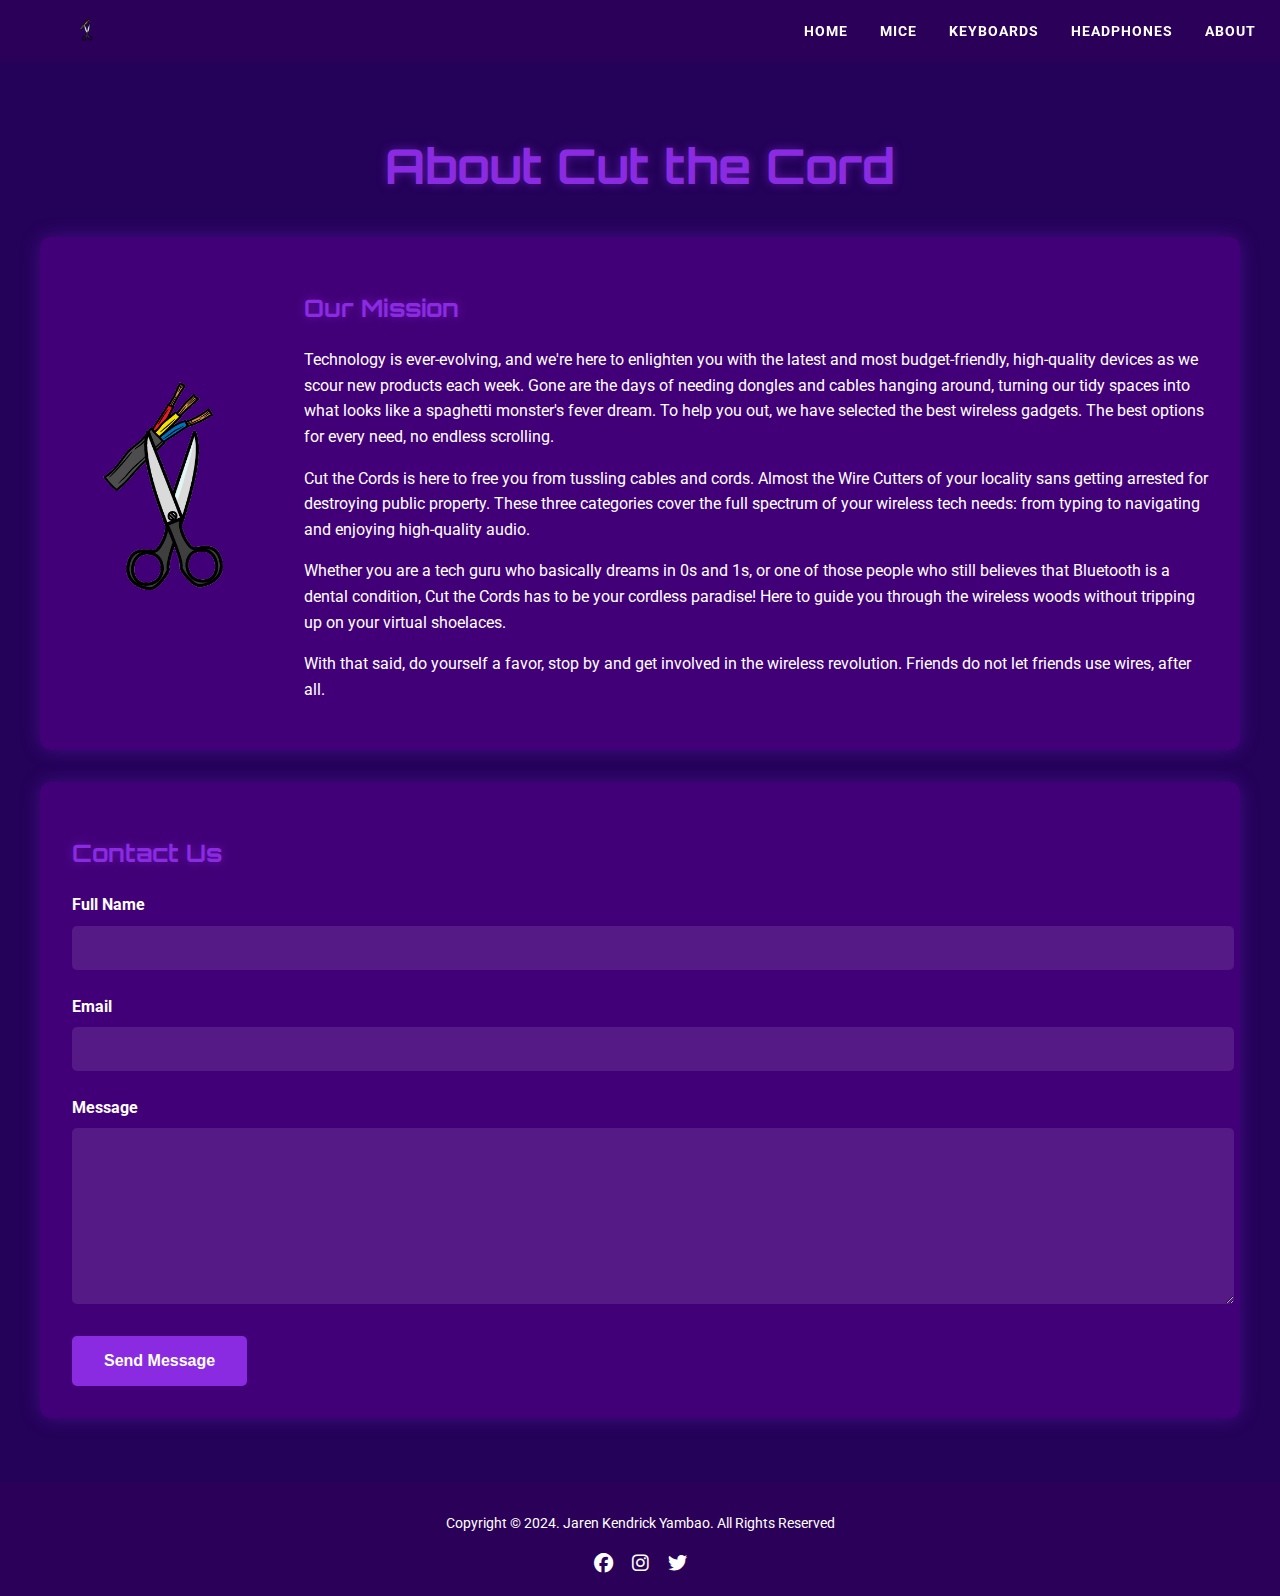
<file: about.html>
<!DOCTYPE html>
<html lang="en">
<head>
    <meta charset="UTF-8">
    <link rel="stylesheet" href="https://cdnjs.cloudflare.com/ajax/libs/font-awesome/6.4.0/css/all.min.css">
    <link rel="stylesheet" href="css/aboutstyles.css">
    <meta name="viewport" content="width=device-width, initial-scale=1.0">
    <title>Cut the Cord - About Us</title>
</head>
<body>
    <nav>
        <div class="nav-content">
            <div class="menu-toggle">
                <i class="fas fa-bars"></i>
            </div>
            <img src="images/logo.png" alt="Cut the Cord Logo" class="logo">
            <ul>
                <li><a href="index.html">Home</a></li>
                <li><a href="mice.html">Mice</a></li>
                <li><a href="keyboards.html">Keyboards</a></li>
                <li><a href="headphones.html">Headphones</a></li>
                <li><a href="about.html">About</a></li>
            </ul>
        </div>
    </nav>
    <main>
        <h1>About Cut the Cord</h1>
        <div class="about-content">
            <div class="about-logo">
                <img src="images/logo-colossal.png" alt="Cut the Cord Logo">
            </div>
            <div class="about-text">
                <h2>Our Mission</h2>
                <p>Technology is ever-evolving, and we're here to enlighten you with the latest and most budget-friendly, high-quality devices as we scour new products each week. Gone are the days of needing dongles and cables hanging around, turning our tidy spaces into what looks like a spaghetti monster's fever dream. To help you out, we have selected the best wireless gadgets. The best options for every need, no endless scrolling.</p>
                <p>Cut the Cords is here to free you from tussling cables and cords. Almost the Wire Cutters of your locality sans getting arrested for destroying public property. These three categories cover the full spectrum of your wireless tech needs: from typing to navigating and enjoying high-quality audio.</p>
                <p>Whether you are a tech guru who basically dreams in 0s and 1s, or one of those people who still believes that Bluetooth is a dental condition, Cut the Cords has to be your cordless paradise! Here to guide you through the wireless woods without tripping up on your virtual shoelaces.</p>
                <p>With that said, do yourself a favor, stop by and get involved in the wireless revolution. Friends do not let friends use wires, after all.</p>
            </div>
        </div>
        <div class="contact-form">
            <h2>Contact Us</h2>
            <form>
                <div class="form-group">
                    <label for="name">Full Name</label>
                    <input type="text" id="name" name="name" required>
                </div>
                <div class="form-group">
                    <label for="email">Email</label>
                    <input type="email" id="email" name="email" required>
                </div>
                <div class="form-group">
                    <label for="message">Message</label>
                    <textarea id="message" name="message" required></textarea>
                </div>
                <button type="submit" class="submit-btn">Send Message</button>
            </form>
        </div>
    </main>
    <footer>
        <p>Copyright © 2024. Jaren Kendrick Yambao. All Rights Reserved</p>
        <div class="social-icons">
            <a href="#" aria-label="Facebook"><i class="fab fa-facebook"></i></a>
            <a href="#" aria-label="Instagram"><i class="fab fa-instagram"></i></a>
            <a href="#" aria-label="Twitter"><i class="fab fa-twitter"></i></a>
        </div>
    </footer>
    <script>
        document.querySelector('.menu-toggle').addEventListener('click', function() {
            document.querySelector('nav ul').classList.toggle('show');
        });
    
        
        document.addEventListener('click', function(event) {
            const navContent = document.querySelector('.nav-content');
            const menuToggle = document.querySelector('.menu-toggle');
            if (!navContent.contains(event.target) || event.target === menuToggle) {
                document.querySelector('nav ul').classList.remove('show');
            }
        });
    </script>
</body>
</html>
</file>
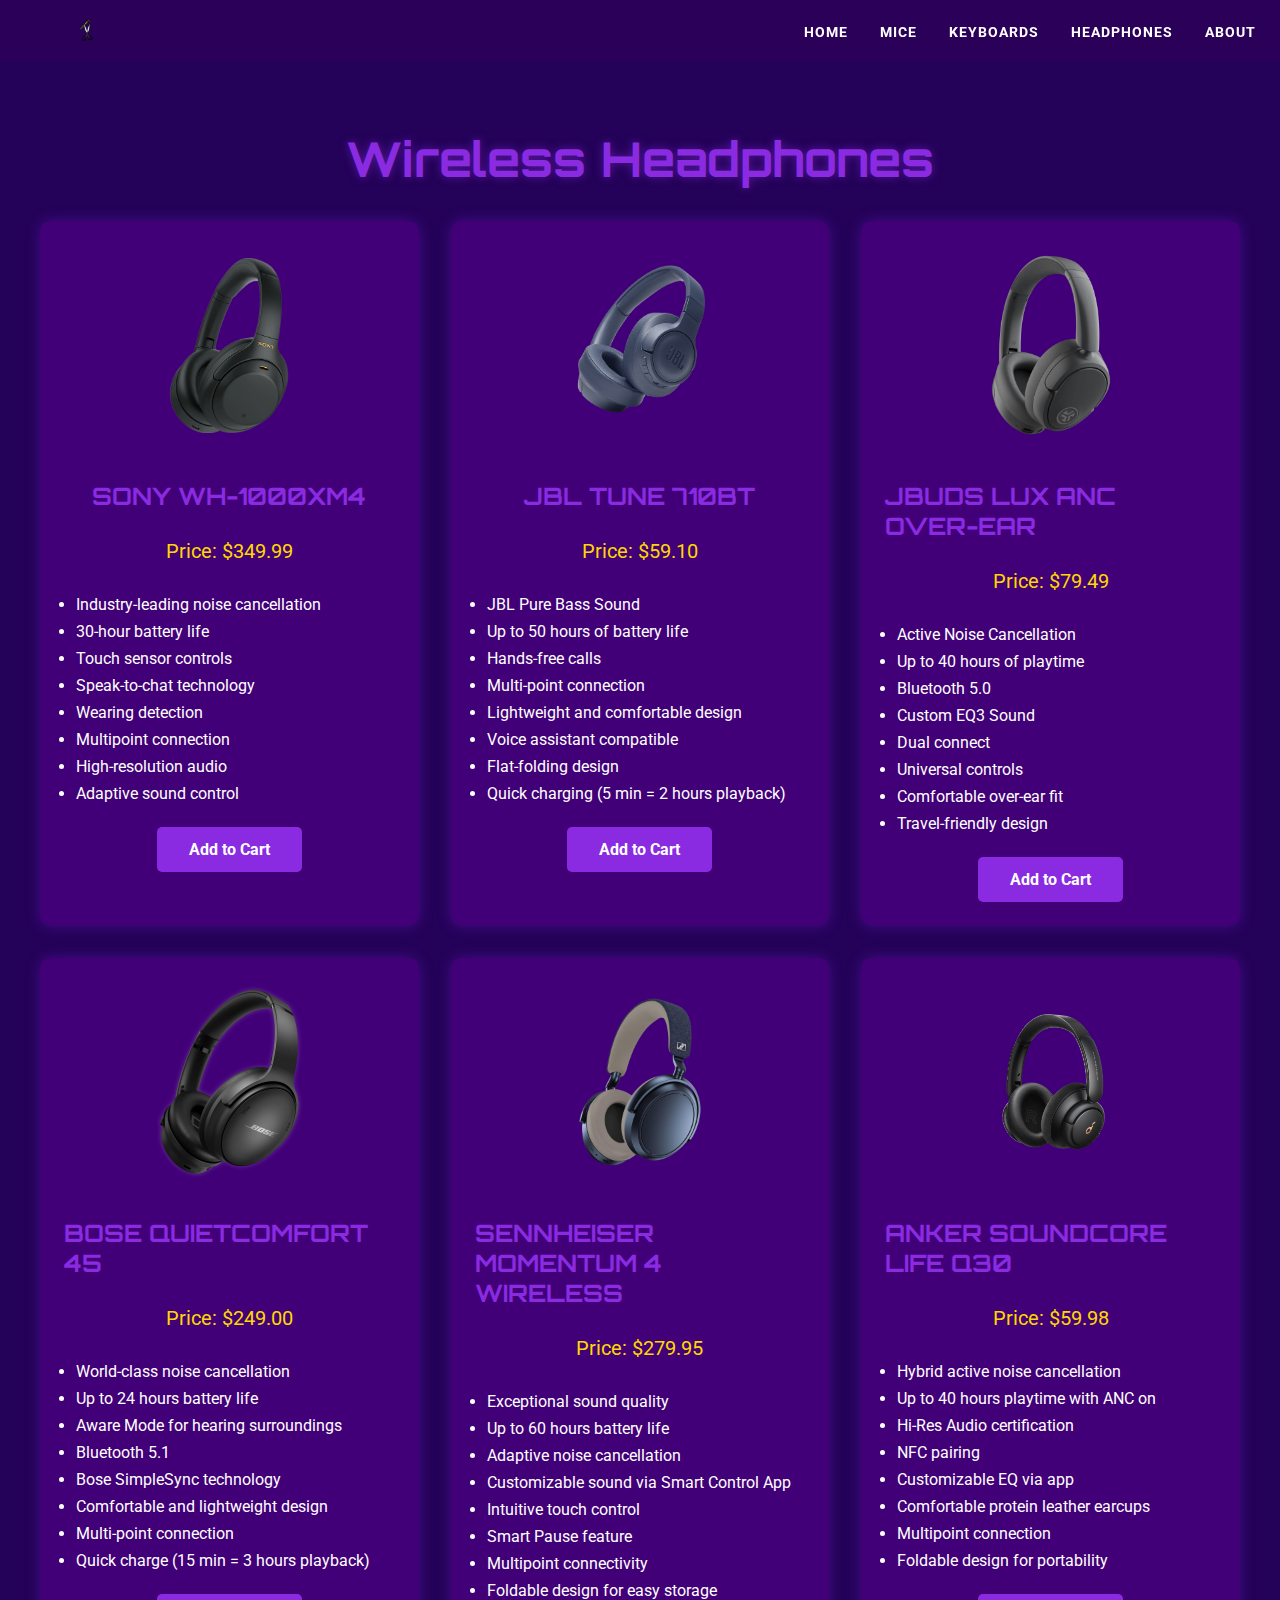
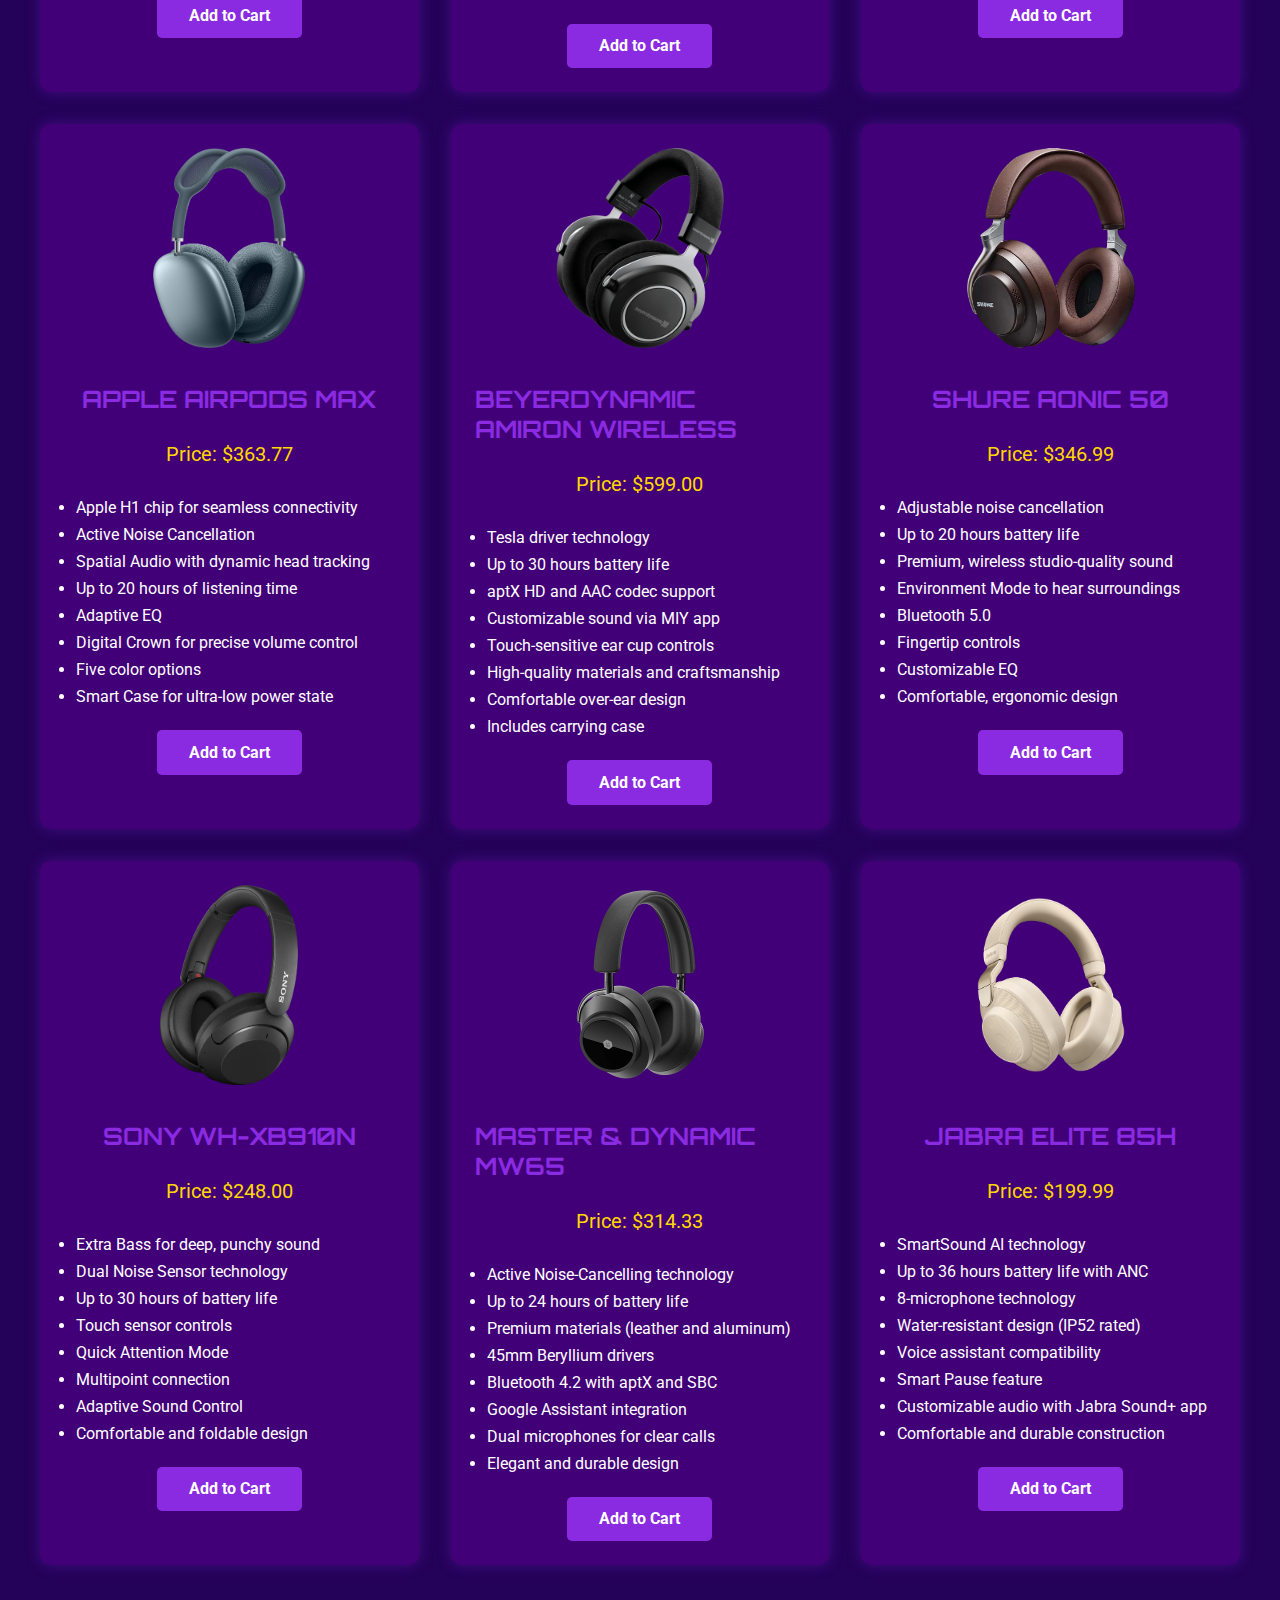
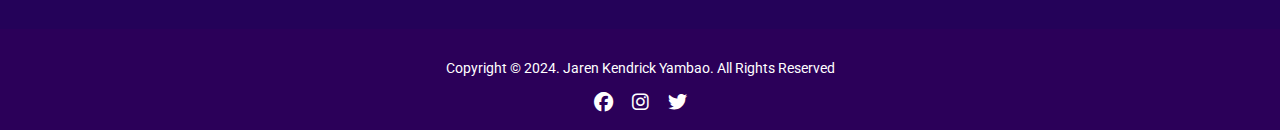
<file: headphones.html>
<!DOCTYPE html>
<html lang="en">
<head>
    <meta charset="UTF-8">
    <link rel="stylesheet" href="https://cdnjs.cloudflare.com/ajax/libs/font-awesome/6.4.0/css/all.min.css">
    <link rel="stylesheet" href="css/headphonesstyles.css">
    <meta name="viewport" content="width=device-width, initial-scale=1.0">
    <title>Cut the Cord - Wireless Headphones</title>
</head>
<body>
    <nav>
        <div class="nav-content">
            <div class="menu-toggle">
                <i class="fas fa-bars"></i>
            </div>
            <img src="images/logo.png" alt="Cut the Cord Logo" class="logo">
            <ul>
                <li><a href="index.html">Home</a></li>
                <li><a href="mice.html">Mice</a></li>
                <li><a href="keyboards.html">Keyboards</a></li>
                <li><a href="headphones.html">Headphones</a></li>
                <li><a href="about.html">About</a></li>
            </ul>
        </div>
    </nav>
    <main>
        <h1>Wireless Headphones</h1>
        <div class="product-grid">
            <div id="sony-wh-1000xm4" class="product-card">
                <img src="images/sony-wh-1000xm4.png" alt="Sony WH-1000xM4" class="product-image">
                <h2 class="product-title">SONY WH-1000XM4</h2>
                <p class="product-price">Price: $349.99</p>
                <ul class="product-specs">
                    <li>Industry-leading noise cancellation</li>
                    <li>30-hour battery life</li>
                    <li>Touch sensor controls</li>
                    <li>Speak-to-chat technology</li>
                    <li>Wearing detection</li>
                    <li>Multipoint connection</li>
                    <li>High-resolution audio</li>
                    <li>Adaptive sound control</li>
                </ul>
                <a href="https://www.amazon.com/dp/B0CFT4N7T9" target="_blank" class="add-to-cart">Add to Cart</a>
            </div>
            
            <div class="product-card">
                <img src="images/jbl-tune-710bt.png" alt="JBL TUNE 710BT" class="product-image">
                <h2 class="product-title">JBL TUNE 710BT</h2>
                <p class="product-price">Price: $59.10</p>
                <ul class="product-specs">
                    <li>JBL Pure Bass Sound</li>
                    <li>Up to 50 hours of battery life</li>
                    <li>Hands-free calls</li>
                    <li>Multi-point connection</li>
                    <li>Lightweight and comfortable design</li>
                    <li>Voice assistant compatible</li>
                    <li>Flat-folding design</li>
                    <li>Quick charging (5 min = 2 hours playback)</li>
                </ul>
                <a href="https://www.amazon.com/dp/B095QN9WHH" target="_blank" class="add-to-cart">Add to Cart</a>
            </div>
            
            <div id="jbuds-lux-anc" class="product-card">
                <img src="images/jbuds-lux-anc.png" alt="JBuds Lux ANC Over-Ear Headphones" class="product-image">
                <h2 class="product-title">JBUDS LUX ANC OVER-EAR</h2>
                <p class="product-price">Price: $79.49</p>
                <ul class="product-specs">
                    <li>Active Noise Cancellation</li>
                    <li>Up to 40 hours of playtime</li>
                    <li>Bluetooth 5.0</li>
                    <li>Custom EQ3 Sound</li>
                    <li>Dual connect</li>
                    <li>Universal controls</li>
                    <li>Comfortable over-ear fit</li>
                    <li>Travel-friendly design</li>
                </ul>
                <a href="https://www.amazon.com/dp/B0CRM4Q1W1" target="_blank" class="add-to-cart">Add to Cart</a>
            </div>
            
            <div class="product-card">
                <img src="images/bose-qc45.png" alt="Bose QuietComfort 45" class="product-image">
                <h2 class="product-title">BOSE QUIETCOMFORT 45</h2>
                <p class="product-price">Price: $249.00</p>
                <ul class="product-specs">
                    <li>World-class noise cancellation</li>
                    <li>Up to 24 hours battery life</li>
                    <li>Aware Mode for hearing surroundings</li>
                    <li>Bluetooth 5.1</li>
                    <li>Bose SimpleSync technology</li>
                    <li>Comfortable and lightweight design</li>
                    <li>Multi-point connection</li>
                    <li>Quick charge (15 min = 3 hours playback)</li>
                </ul>
                <a href="https://www.amazon.com/dp/B0CCZ26B5V" target="_blank" class="add-to-cart">Add to Cart</a>
            </div>
            
            <div class="product-card">
                <img src="images/sennheiser-momentum-4.png" alt="Sennheiser Momentum 4 Wireless" class="product-image">
                <h2 class="product-title">SENNHEISER MOMENTUM 4 WIRELESS</h2>
                <p class="product-price">Price: $279.95</p>
                <ul class="product-specs">
                    <li>Exceptional sound quality</li>
                    <li>Up to 60 hours battery life</li>
                    <li>Adaptive noise cancellation</li>
                    <li>Customizable sound via Smart Control App</li>
                    <li>Intuitive touch control</li>
                    <li>Smart Pause feature</li>
                    <li>Multipoint connectivity</li>
                    <li>Foldable design for easy storage</li>
                </ul>
                <a href="https://www.amazon.com/dp/B0CQ2TBSPV" target="_blank" class="add-to-cart">Add to Cart</a>
            </div>
            
            <div class="product-card">
                <img src="images/anker-q30.png" alt="Anker Soundcore Life Q30" class="product-image">
                <h2 class="product-title">ANKER SOUNDCORE LIFE Q30</h2>
                <p class="product-price">Price: $59.98</p>
                <ul class="product-specs">
                    <li>Hybrid active noise cancellation</li>
                    <li>Up to 40 hours playtime with ANC on</li>
                    <li>Hi-Res Audio certification</li>
                    <li>NFC pairing</li>
                    <li>Customizable EQ via app</li>
                    <li>Comfortable protein leather earcups</li>
                    <li>Multipoint connection</li>
                    <li>Foldable design for portability</li>
                </ul>
                <a href="https://www.amazon.com/dp/B08HMWZBXC" target="_blank" class="add-to-cart">Add to Cart</a>
            </div>
        
            <div class="product-card">
                <img src="images/apple-airpods-max.png" alt="Apple AirPods Max" class="product-image">
                <h2 class="product-title">APPLE AIRPODS MAX</h2>
                <p class="product-price">Price: $363.77</p>
                <ul class="product-specs">
                    <li>Apple H1 chip for seamless connectivity</li>
                    <li>Active Noise Cancellation</li>
                    <li>Spatial Audio with dynamic head tracking</li>
                    <li>Up to 20 hours of listening time</li>
                    <li>Adaptive EQ</li>
                    <li>Digital Crown for precise volume control</li>
                    <li>Five color options</li>
                    <li>Smart Case for ultra-low power state</li>
                </ul>
                <a href="https://www.amazon.com/dp/B08PZD76NP" target="_blank" class="add-to-cart">Add to Cart</a>
            </div>
        
            <div class="product-card">
                <img src="images/beyerdynamic-amiron.png" alt="Beyerdynamic Amiron Wireless" class="product-image">
                <h2 class="product-title">BEYERDYNAMIC AMIRON WIRELESS</h2>
                <p class="product-price">Price: $599.00</p>
                <ul class="product-specs">
                    <li>Tesla driver technology</li>
                    <li>Up to 30 hours battery life</li>
                    <li>aptX HD and AAC codec support</li>
                    <li>Customizable sound via MIY app</li>
                    <li>Touch-sensitive ear cup controls</li>
                    <li>High-quality materials and craftsmanship</li>
                    <li>Comfortable over-ear design</li>
                    <li>Includes carrying case</li>
                </ul>
                <a href="https://www.amazon.com/dp/B079P4348N" target="_blank" class="add-to-cart">Add to Cart</a>
            </div>
        
            <div class="product-card">
                <img src="images/shure-aonic-50.png" alt="Shure AONIC 50" class="product-image">
                <h2 class="product-title">SHURE AONIC 50</h2>
                <p class="product-price">Price: $346.99</p>
                <ul class="product-specs">
                    <li>Adjustable noise cancellation</li>
                    <li>Up to 20 hours battery life</li>
                    <li>Premium, wireless studio-quality sound</li>
                    <li>Environment Mode to hear surroundings</li>
                    <li>Bluetooth 5.0</li>
                    <li>Fingertip controls</li>
                    <li>Customizable EQ</li>
                    <li>Comfortable, ergonomic design</li>
                </ul>
                <a href="https://www.amazon.com/dp/B0C8X2JF99" target="_blank" class="add-to-cart">Add to Cart</a>
            </div>
        
            <div class="product-card">
                <img src="images/sony-wh-xb910n.png" alt="Sony WH-XB910N" class="product-image">
                <h2 class="product-title">SONY WH-XB910N</h2>
                <p class="product-price">Price: $248.00</p>
                <ul class="product-specs">
                    <li>Extra Bass for deep, punchy sound</li>
                    <li>Dual Noise Sensor technology</li>
                    <li>Up to 30 hours of battery life</li>
                    <li>Touch sensor controls</li>
                    <li>Quick Attention Mode</li>
                    <li>Multipoint connection</li>
                    <li>Adaptive Sound Control</li>
                    <li>Comfortable and foldable design</li>
                </ul>
                <a href="https://www.amazon.com/dp/B09CGB6VRR" target="_blank" class="add-to-cart">Add to Cart</a>
            </div>
        
            <div class="product-card">
                <img src="images/master-dynamic-mw65.png" alt="Master & Dynamic MW65" class="product-image">
                <h2 class="product-title">MASTER & DYNAMIC MW65</h2>
                <p class="product-price">Price: $314.33</p>
                <ul class="product-specs">
                    <li>Active Noise-Cancelling technology</li>
                    <li>Up to 24 hours of battery life</li>
                    <li>Premium materials (leather and aluminum)</li>
                    <li>45mm Beryllium drivers</li>
                    <li>Bluetooth 4.2 with aptX and SBC</li>
                    <li>Google Assistant integration</li>
                    <li>Dual microphones for clear calls</li>
                    <li>Elegant and durable design</li>
                </ul>
                <a href="https://www.amazon.com/dp/B07RHWD633" target="_blank" class="add-to-cart">Add to Cart</a>
            </div>
        
            <div class="product-card">
                <img src="images/jabra-elite-85h.png" alt="Jabra Elite 85h" class="product-image">
                <h2 class="product-title">JABRA ELITE 85H</h2>
                <p class="product-price">Price: $199.99</p>
                <ul class="product-specs">
                    <li>SmartSound AI technology</li>
                    <li>Up to 36 hours battery life with ANC</li>
                    <li>8-microphone technology</li>
                    <li>Water-resistant design (IP52 rated)</li>
                    <li>Voice assistant compatibility</li>
                    <li>Smart Pause feature</li>
                    <li>Customizable audio with Jabra Sound+ app</li>
                    <li>Comfortable and durable construction</li>
                </ul>
                <a href="https://www.amazon.com/dp/B07RQ366VK" target="_blank" class="add-to-cart">Add to Cart</a>
            </div>
        </div>
    </main>
    <footer>
        <p>Copyright © 2024. Jaren Kendrick Yambao. All Rights Reserved</p>
        <div class="social-icons">
            <a href="#" aria-label="Facebook"><i class="fab fa-facebook"></i></a>
            <a href="#" aria-label="Instagram"><i class="fab fa-instagram"></i></a>
            <a href="#" aria-label="Twitter"><i class="fab fa-twitter"></i></a>
        </div>
    </footer>
    <script>
        document.querySelector('.menu-toggle').addEventListener('click', function() {
            document.querySelector('nav ul').classList.toggle('show');
        });
    

        document.addEventListener('click', function(event) {
            const navContent = document.querySelector('.nav-content');
            const menuToggle = document.querySelector('.menu-toggle');
            if (!navContent.contains(event.target) || event.target === menuToggle) {
                document.querySelector('nav ul').classList.remove('show');
            }
        });
    </script>
</body>
</html>
</file>
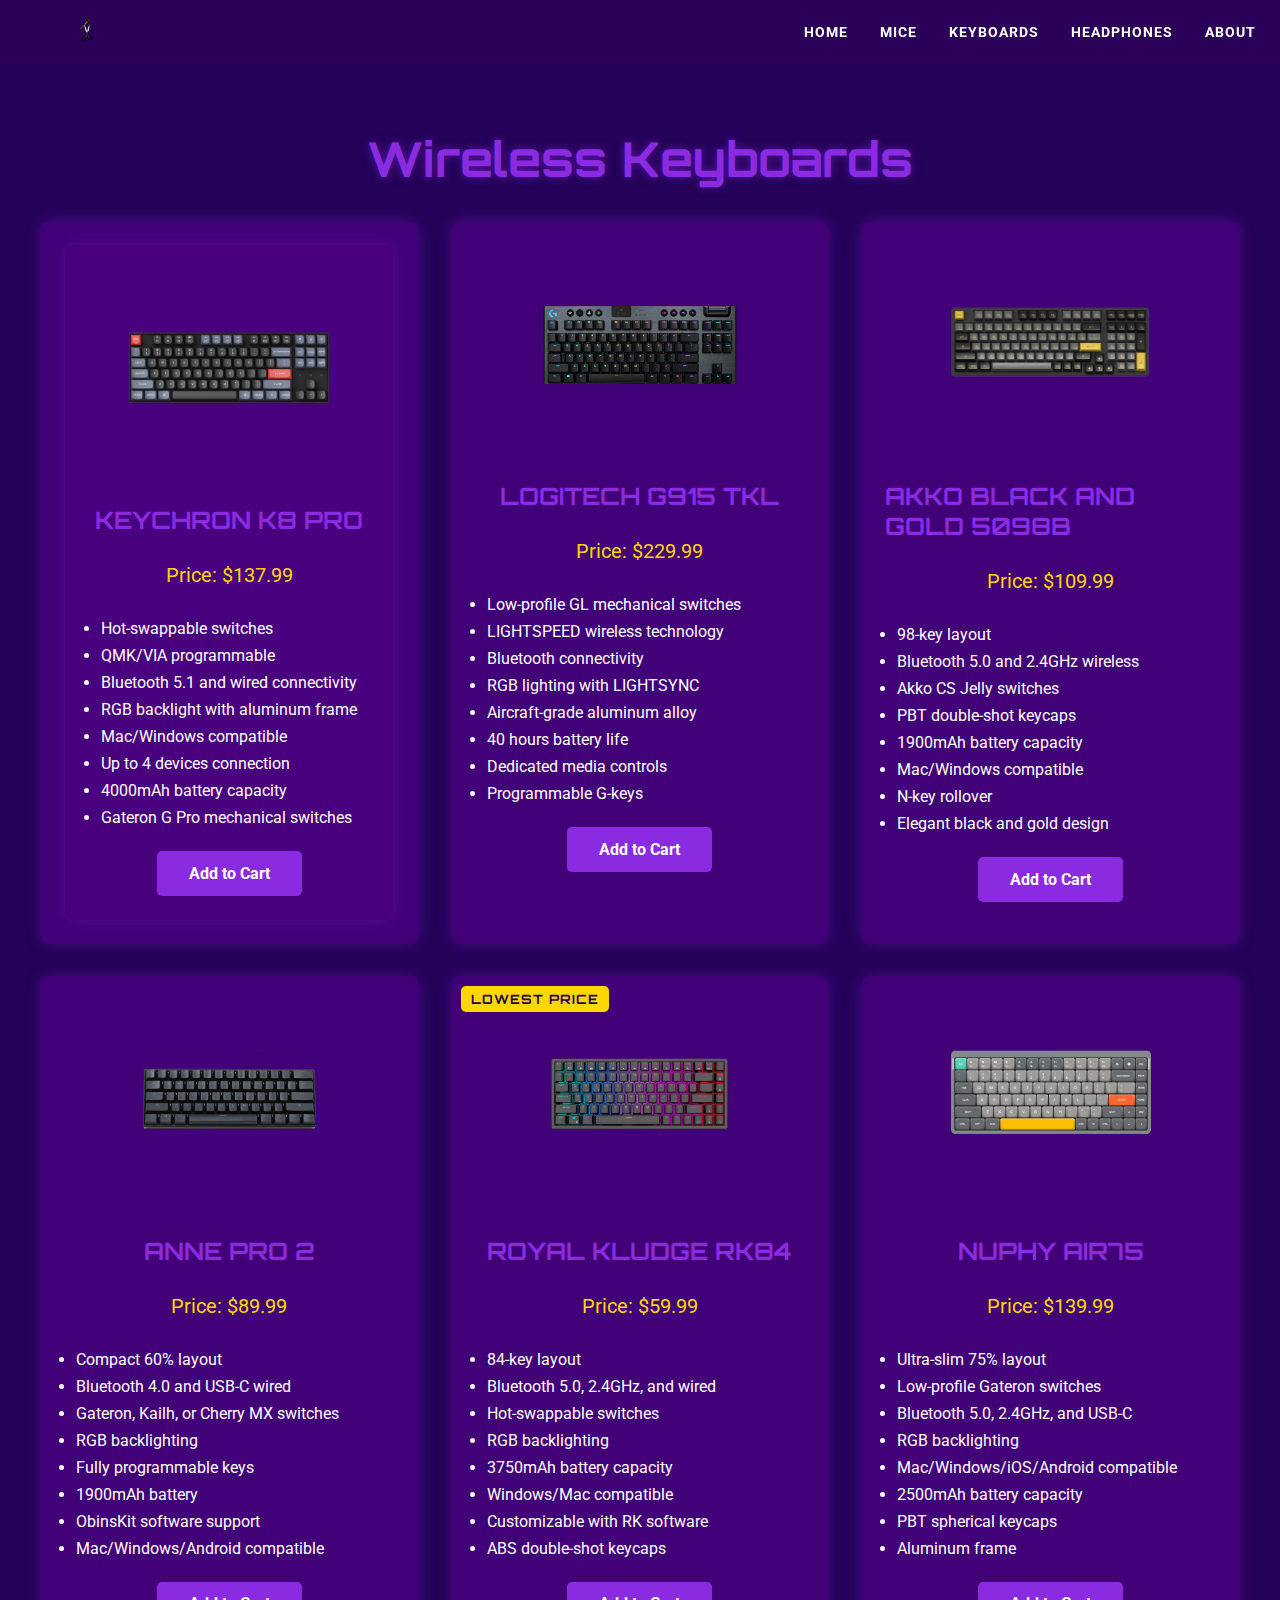
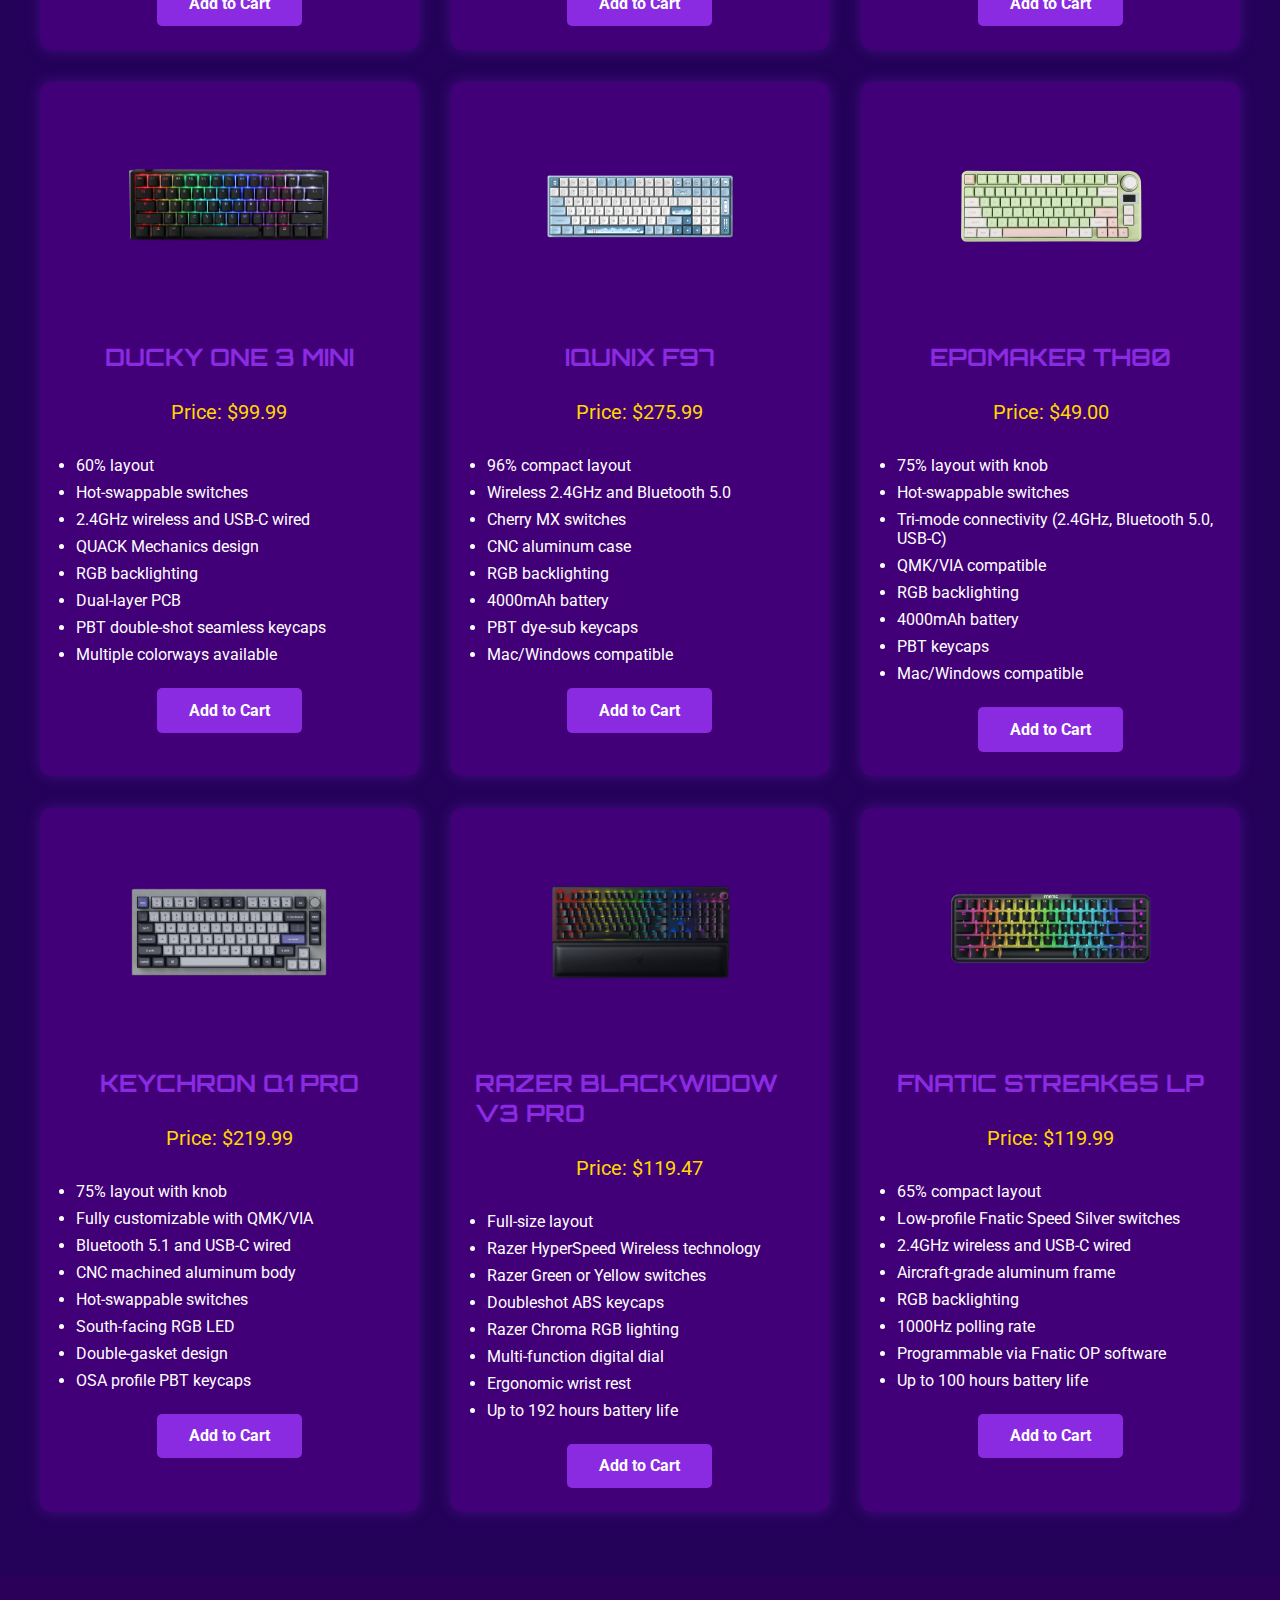
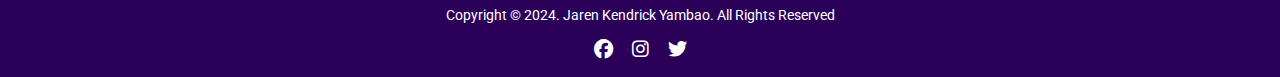
<file: keyboards.html>
<!DOCTYPE html>
<html lang="en">
<head>
    <meta charset="UTF-8">
    <link rel="stylesheet" href="https://cdnjs.cloudflare.com/ajax/libs/font-awesome/6.4.0/css/all.min.css">
    <meta name="viewport" content="width=device-width, initial-scale=1.0">
    <link rel="stylesheet" href="css/keyboardstyles.css">
    <title>Cut the Cord - Wireless Keyboards</title>
</head>
<body>
    <nav>
        <div class="nav-content">
            <div class="menu-toggle">
                <i class="fas fa-bars"></i>
            </div>
            <img src="images/logo.png" alt="Cut the Cord Logo" class="logo">
            <ul>
                <li><a href="index.html">Home</a></li>
                <li><a href="mice.html">Mice</a></li>
                <li><a href="keyboards.html">Keyboards</a></li>
                <li><a href="headphones.html">Headphones</a></li>
                <li><a href="about.html">About</a></li>
            </ul>
        </div>
    </nav>
    <main>
        <h1>Wireless Keyboards</h1>
        <div class="product-grid">
            <div class="product-card">
                <div id="keychron-k8-pro" class="product-card">
                <img src="images/k8.png" alt="Keychron K8 Pro" class="product-image">
                <h2 class="product-title">KEYCHRON K8 PRO</h2>
                <p class="product-price">Price: $137.99</p>
                <ul class="product-specs">
                    <li>Hot-swappable switches</li>
                    <li>QMK/VIA programmable</li>
                    <li>Bluetooth 5.1 and wired connectivity</li>
                    <li>RGB backlight with aluminum frame</li>
                    <li>Mac/Windows compatible</li>
                    <li>Up to 4 devices connection</li>
                    <li>4000mAh battery capacity</li>
                    <li>Gateron G Pro mechanical switches</li>
                </ul>
                <a href="https://www.amazon.com/dp/B0B97JZV99" target="_blank" class="add-to-cart">Add to Cart</a>
            </div>
        </div>
            
            <div class="product-card">
                <img src="images/logitech-g915-tkl.png" alt="Logitech G915 TKL" class="product-image">
                <h2 class="product-title">LOGITECH G915 TKL</h2>
                <p class="product-price">Price: $229.99</p>
                <ul class="product-specs">
                    <li>Low-profile GL mechanical switches</li>
                    <li>LIGHTSPEED wireless technology</li>
                    <li>Bluetooth connectivity</li>
                    <li>RGB lighting with LIGHTSYNC</li>
                    <li>Aircraft-grade aluminum alloy</li>
                    <li>40 hours battery life</li>
                    <li>Dedicated media controls</li>
                    <li>Programmable G-keys</li>
                </ul>
                <a href="https://www.amazon.com/dp/B085RLZ1C4" target="_blank" class="add-to-cart">Add to Cart</a>
            </div>
            
            <div class="product-card">
                <img src="images/akko-3098b.png" alt="Akko Black and Gold 3098B" class="product-image">
                <h2 class="product-title">AKKO BLACK AND GOLD 5098B</h2>
                <p class="product-price">Price: $109.99</p>
                <ul class="product-specs">
                    <li>98-key layout</li>
                    <li>Bluetooth 5.0 and 2.4GHz wireless</li>
                    <li>Akko CS Jelly switches</li>
                    <li>PBT double-shot keycaps</li>
                    <li>1900mAh battery capacity</li>
                    <li>Mac/Windows compatible</li>
                    <li>N-key rollover</li>
                    <li>Elegant black and gold design</li>
                </ul>
                <a href="https://en.akkogear.com/product/blackgold-3098b-mechanical-keyboard/" target="_blank" class="add-to-cart">Add to Cart</a>
            </div>
            
            <div class="product-card">
                <img src="images/anne-pro-2.png" alt="Anne Pro 2" class="product-image">
                <h2 class="product-title">ANNE PRO 2</h2>
                <p class="product-price">Price: $89.99</p>
                <ul class="product-specs">
                    <li>Compact 60% layout</li>
                    <li>Bluetooth 4.0 and USB-C wired</li>
                    <li>Gateron, Kailh, or Cherry MX switches</li>
                    <li>RGB backlighting</li>
                    <li>Fully programmable keys</li>
                    <li>1900mAh battery</li>
                    <li>ObinsKit software support</li>
                    <li>Mac/Windows/Android compatible</li>
                </ul>
                <a href="https://www.amazon.com/dp/B07W3KPM97" target="_blank" class="add-to-cart">Add to Cart</a>
            </div>
            
            <div class="product-card">
                <div class="lowest-price-badge">Lowest Price</div>
                <img src="images/royal-kludge-rk84.png" alt="Royal Kludge RK84" class="product-image">
                <h2 class="product-title">ROYAL KLUDGE RK84</h2>
                <p class="product-price">Price: $59.99</p>
                <ul class="product-specs">
                    <li>84-key layout</li>
                    <li>Bluetooth 5.0, 2.4GHz, and wired</li>
                    <li>Hot-swappable switches</li>
                    <li>RGB backlighting</li>
                    <li>3750mAh battery capacity</li>
                    <li>Windows/Mac compatible</li>
                    <li>Customizable with RK software</li>
                    <li>ABS double-shot keycaps</li>
                </ul>
                <a href="https://www.amazon.com/dp/B08M3CRLGW" target="_blank" class="add-to-cart">Add to Cart</a>
            </div>
            
            <div class="product-card">
                <img src="images/nuphy-air75.png" alt="NuPhy Air75" class="product-image">
                <h2 class="product-title">NUPHY AIR75</h2>
                <p class="product-price">Price: $139.99</p>
                <ul class="product-specs">
                    <li>Ultra-slim 75% layout</li>
                    <li>Low-profile Gateron switches</li>
                    <li>Bluetooth 5.0, 2.4GHz, and USB-C</li>
                    <li>RGB backlighting</li>
                    <li>Mac/Windows/iOS/Android compatible</li>
                    <li>2500mAh battery capacity</li>
                    <li>PBT spherical keycaps</li>
                    <li>Aluminum frame</li>
                </ul>
                <a href="https://www.amazon.com/dp/B0CMYYQDST" target="_blank" class="add-to-cart">Add to Cart</a>
            </div>
            
            <div class="product-card">
                <img src="images/ducky-one-3-mini.png" alt="Ducky One 3 Mini" class="product-image">
                <h2 class="product-title">DUCKY ONE 3 MINI</h2>
                <p class="product-price">Price: $99.99</p>
                <ul class="product-specs">
                    <li>60% layout</li>
                    <li>Hot-swappable switches</li>
                    <li>2.4GHz wireless and USB-C wired</li>
                    <li>QUACK Mechanics design</li>
                    <li>RGB backlighting</li>
                    <li>Dual-layer PCB</li>
                    <li>PBT double-shot seamless keycaps</li>
                    <li>Multiple colorways available</li>
                </ul>
                <a href="https://www.amazon.com/dp/B0BTDL6KSV" target="_blank" class="add-to-cart">Add to Cart</a>
            </div>
        
            <div class="product-card">
                <img src="images/iqunix-f97.png" alt="iQunix F97" class="product-image">
                <h2 class="product-title">IQUNIX F97</h2>
                <p class="product-price">Price: $275.99</p>
                <ul class="product-specs">
                    <li>96% compact layout</li>
                    <li>Wireless 2.4GHz and Bluetooth 5.0</li>
                    <li>Cherry MX switches</li>
                    <li>CNC aluminum case</li>
                    <li>RGB backlighting</li>
                    <li>4000mAh battery</li>
                    <li>PBT dye-sub keycaps</li>
                    <li>Mac/Windows compatible</li>
                </ul>
                <a href="https://www.amazon.com/dp/B09QX1BNT8" target="_blank" class="add-to-cart">Add to Cart</a>
            </div>
        
            <div class="product-card">
                <img src="images/epomaker-th80.png" alt="Epomaker TH80" class="product-image">
                <h2 class="product-title">EPOMAKER TH80</h2>
                <p class="product-price">Price: $49.00</p>
                <ul class="product-specs">
                    <li>75% layout with knob</li>
                    <li>Hot-swappable switches</li>
                    <li>Tri-mode connectivity (2.4GHz, Bluetooth 5.0, USB-C)</li>
                    <li>QMK/VIA compatible</li>
                    <li>RGB backlighting</li>
                    <li>4000mAh battery</li>
                    <li>PBT keycaps</li>
                    <li>Mac/Windows compatible</li>
                </ul>
                <a href="https://www.amazon.com/dp/B0C6XMXPPR" target="_blank" class="add-to-cart">Add to Cart</a>
            </div>
        
            <div class="product-card">
                <img src="images/keychron-q1-pro.png" alt="Keychron Q1 Pro" class="product-image">
                <h2 class="product-title">KEYCHRON Q1 PRO</h2>
                <p class="product-price">Price: $219.99</p>
                <ul class="product-specs">
                    <li>75% layout with knob</li>
                    <li>Fully customizable with QMK/VIA</li>
                    <li>Bluetooth 5.1 and USB-C wired</li>
                    <li>CNC machined aluminum body</li>
                    <li>Hot-swappable switches</li>
                    <li>South-facing RGB LED</li>
                    <li>Double-gasket design</li>
                    <li>OSA profile PBT keycaps</li>
                </ul>
                <a href="https://www.amazon.com/dp/B0BLZ1ZN3H" target="_blank" class="add-to-cart">Add to Cart</a>
            </div>

        
            <div class="product-card">
                <img src="images/razer-blackwidow-v3-pro.png" alt="Razer BlackWidow V3 Pro" class="product-image">
                <h2 class="product-title">RAZER BLACKWIDOW V3 PRO</h2>
                <p class="product-price">Price: $119.47</p>
                <ul class="product-specs">
                    <li>Full-size layout</li>
                    <li>Razer HyperSpeed Wireless technology</li>
                    <li>Razer Green or Yellow switches</li>
                    <li>Doubleshot ABS keycaps</li>
                    <li>Razer Chroma RGB lighting</li>
                    <li>Multi-function digital dial</li>
                    <li>Ergonomic wrist rest</li>
                    <li>Up to 192 hours battery life</li>
                </ul>
                <a href="https://www.amazon.com/dp/B08FQPLCNC" target="_blank" class="add-to-cart">Add to Cart</a>
            </div>
        
            <div class="product-card">
                <img src="images/fnatic-streak65-lp.png" alt="Fnatic STREAK65 LP" class="product-image">
                <h2 class="product-title">FNATIC STREAK65 LP</h2>
                <p class="product-price">Price: $119.99</p>
                <ul class="product-specs">
                    <li>65% compact layout</li>
                    <li>Low-profile Fnatic Speed Silver switches</li>
                    <li>2.4GHz wireless and USB-C wired</li>
                    <li>Aircraft-grade aluminum frame</li>
                    <li>RGB backlighting</li>
                    <li>1000Hz polling rate</li>
                    <li>Programmable via Fnatic OP software</li>
                    <li>Up to 100 hours battery life</li>
                </ul>
                <a href="https://www.amazon.com/dp/B09L8GV13H" target="_blank" class="add-to-cart">Add to Cart</a>
            </div>
        </div>
    </main>
    <footer>
        <p>Copyright © 2024. Jaren Kendrick Yambao. All Rights Reserved</p>
        <div class="social-icons">
            <a href="#" aria-label="Facebook"><i class="fab fa-facebook"></i></a>
            <a href="#" aria-label="Instagram"><i class="fab fa-instagram"></i></a>
            <a href="#" aria-label="Twitter"><i class="fab fa-twitter"></i></a>
        </div>
    </footer>
    <script>
        document.querySelector('.menu-toggle').addEventListener('click', function() {
            document.querySelector('nav ul').classList.toggle('show');
        });
    
        document.addEventListener('click', function(event) {
            const navContent = document.querySelector('.nav-content');
            const menuToggle = document.querySelector('.menu-toggle');
            if (!navContent.contains(event.target) || event.target === menuToggle) {
                document.querySelector('nav ul').classList.remove('show');
            }
        });
    </script>
</body>
</html>
</file>
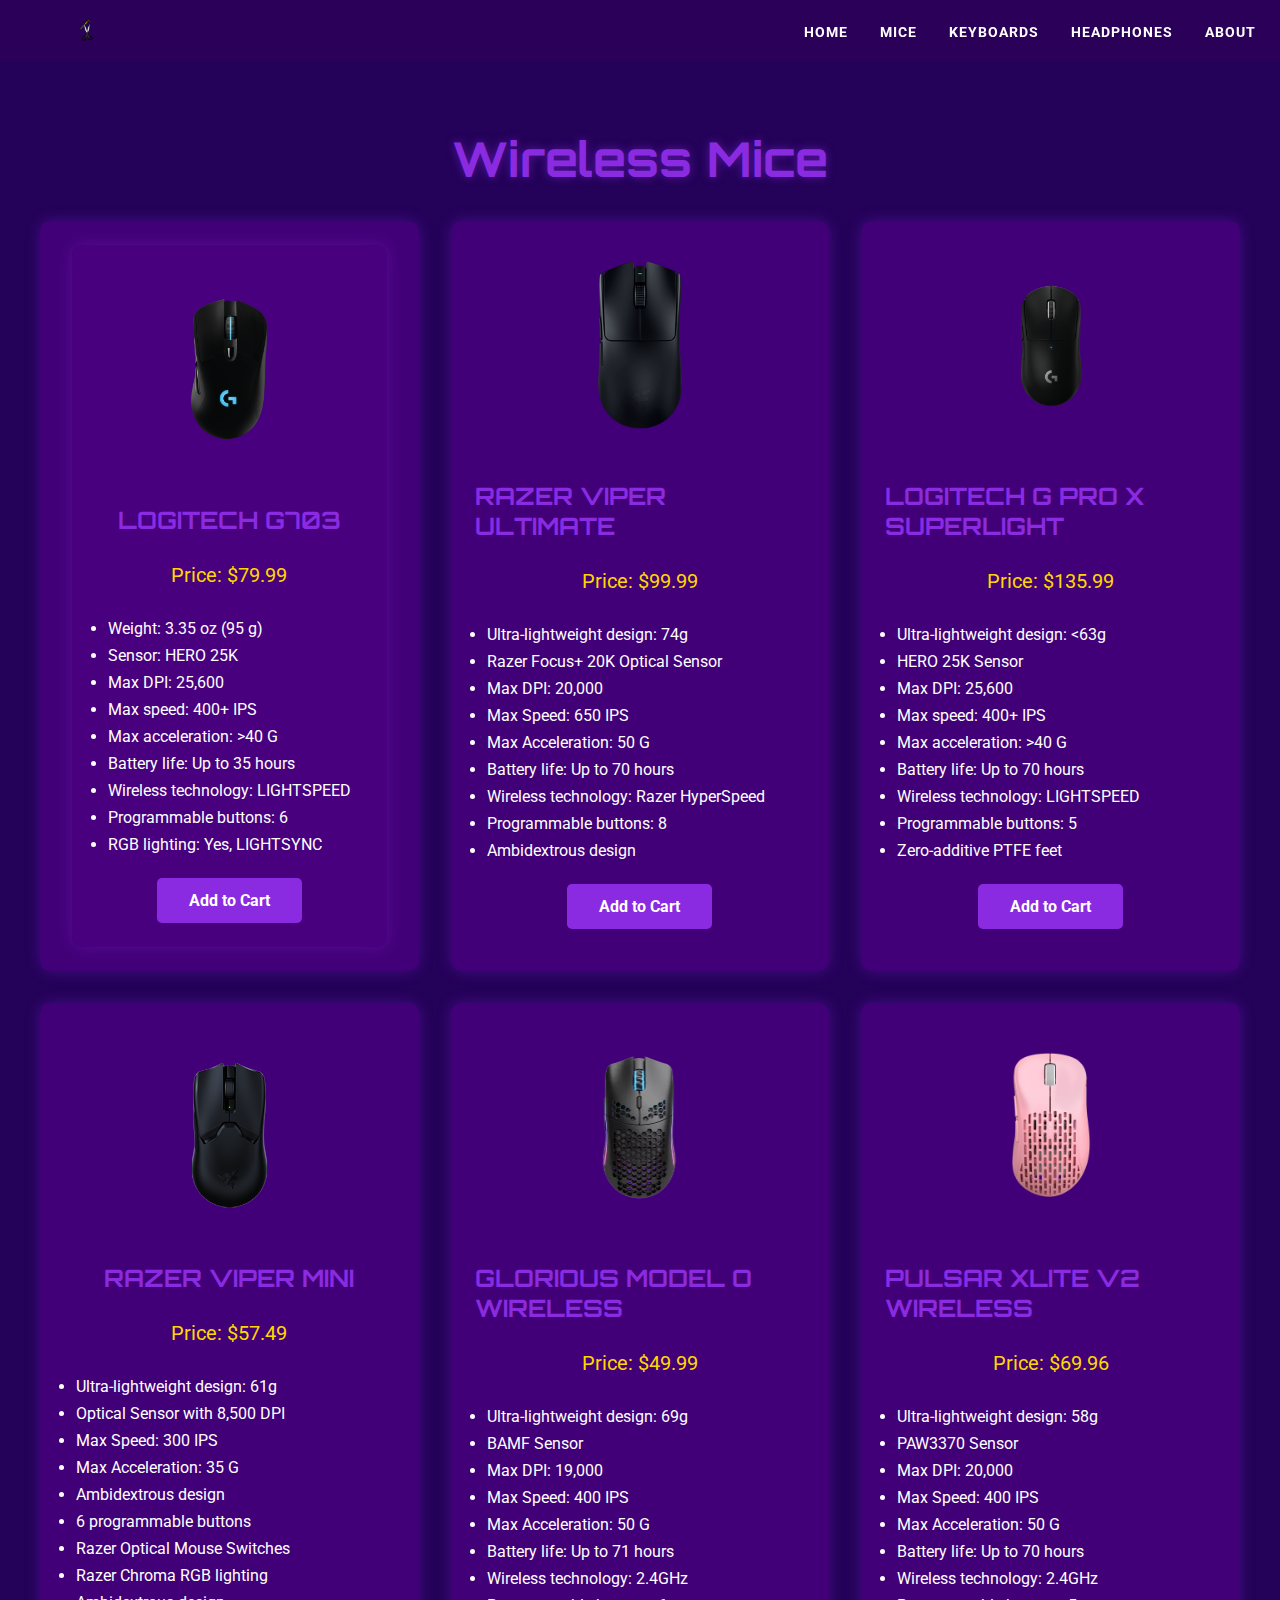
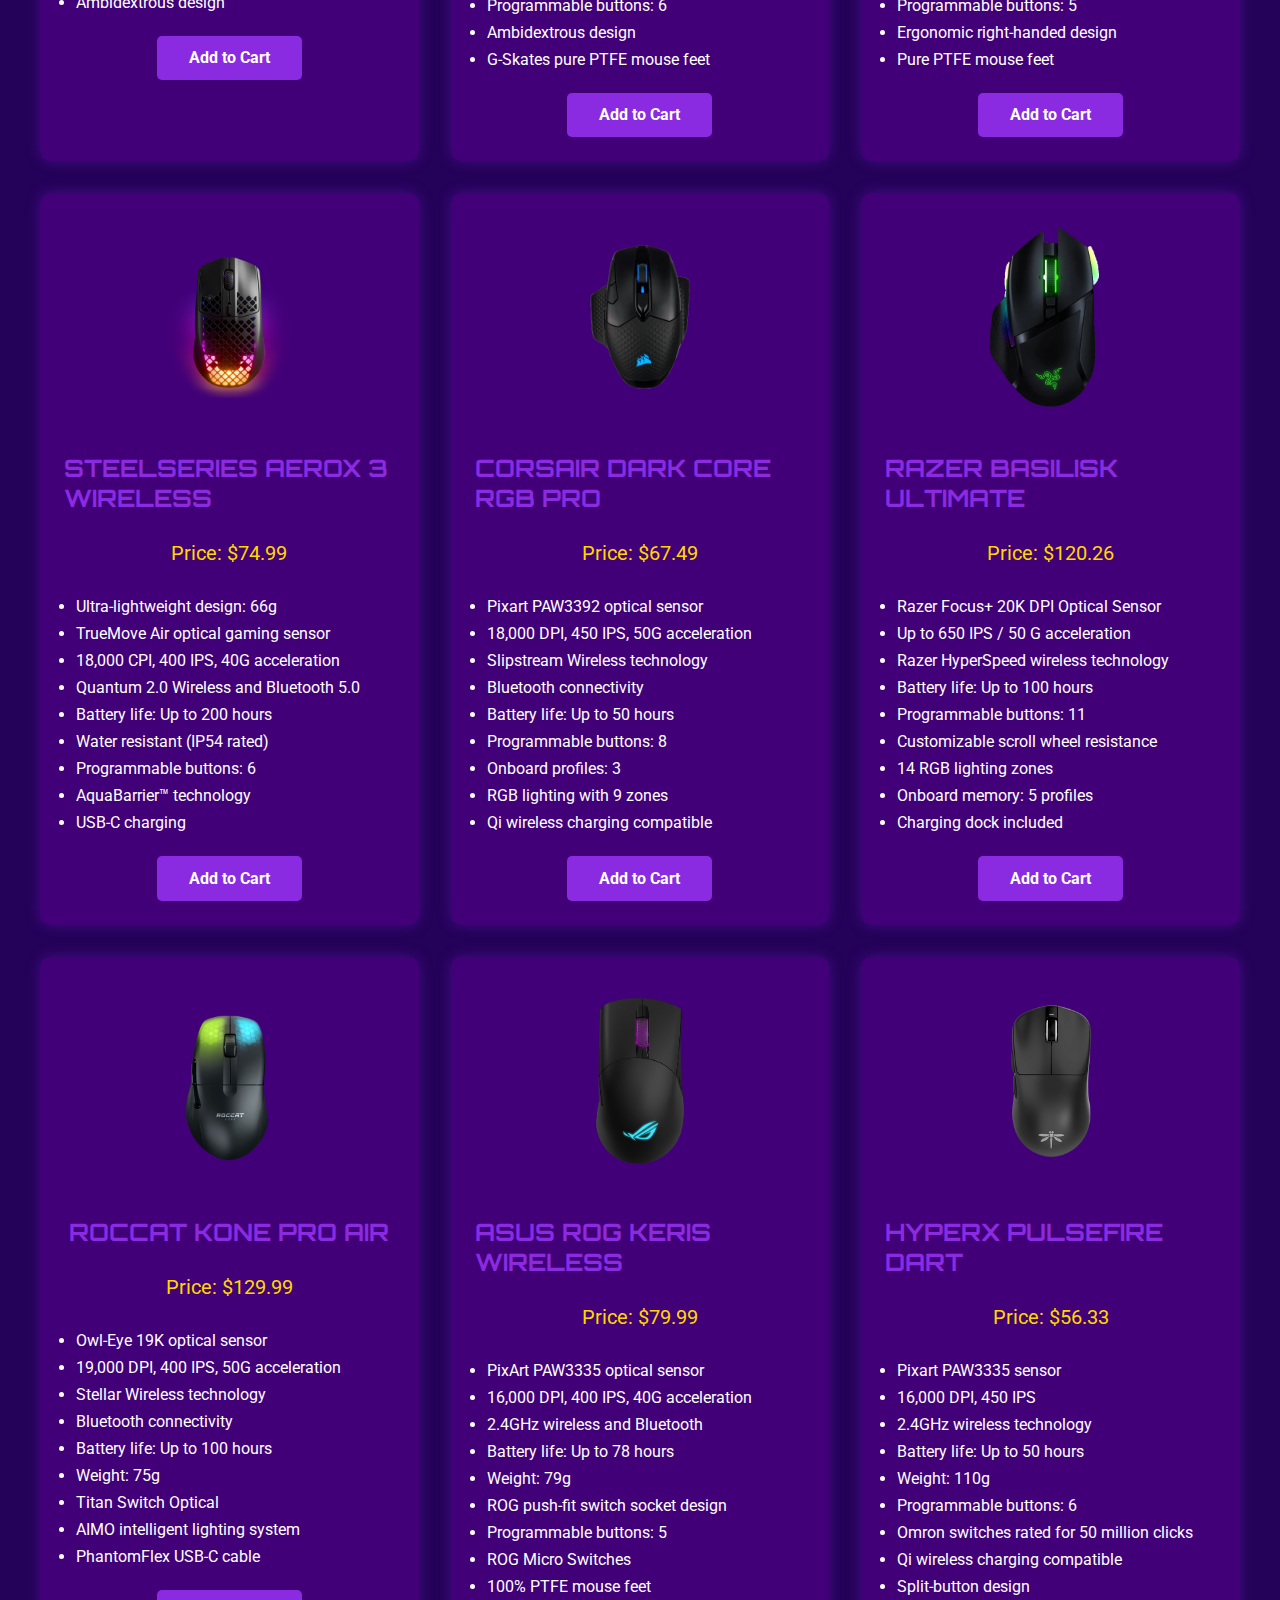
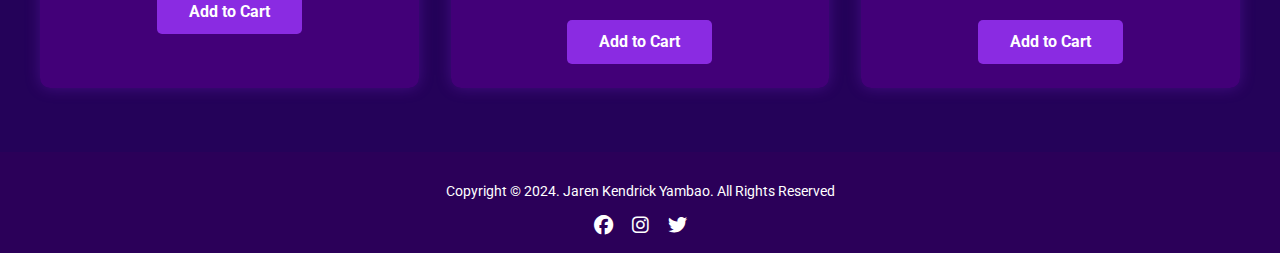
<file: mice.html>
<!DOCTYPE html>
<html lang="en">
<head>
    <meta charset="UTF-8">
    <link rel="stylesheet" href="https://cdnjs.cloudflare.com/ajax/libs/font-awesome/6.4.0/css/all.min.css">
    <meta name="viewport" content="width=device-width, initial-scale=1.0">
    <link rel="stylesheet" href="css/micestyles.css">
    <title>Cut the Cord - Wireless Mice</title>
</head>
<body>
    <nav>
        <div class="nav-content">
            <div class="menu-toggle">
                <i class="fas fa-bars"></i>
            </div>
            <img src="images/logo.png" alt="Cut the Cord Logo" class="logo">
            <ul>
                <li><a href="index.html">Home</a></li>
                <li><a href="mice.html">Mice</a></li>
                <li><a href="keyboards.html">Keyboards</a></li>
                <li><a href="headphones.html">Headphones</a></li>
                <li><a href="about.html">About</a></li>
            </ul>
        </div>
    </nav>
    <main>
        <h1>Wireless Mice</h1>
        <div class="product-grid">
            <div class="product-card">
                <div id="logitech-g703" class="product-card">
                <img src="images/g703.png" alt="Logitech G703" class="product-image">
                <h2 class="product-title">LOGITECH G703</h2>
                <p class="product-price">Price: $79.99</p>
                <ul class="product-specs">
                    <li>Weight: 3.35 oz (95 g)</li>
                    <li>Sensor: HERO 25K</li>
                    <li>Max DPI: 25,600</li>
                    <li>Max speed: 400+ IPS</li>
                    <li>Max acceleration: >40 G</li>
                    <li>Battery life: Up to 35 hours</li>
                    <li>Wireless technology: LIGHTSPEED</li>
                    <li>Programmable buttons: 6</li>
                    <li>RGB lighting: Yes, LIGHTSYNC</li>
                </ul>
                <a href="https://www.amazon.com/dp/B071S8M8TB" target="_blank" class="add-to-cart">Add to Cart</a>
            </div>
            </div>
            
            <div class="product-card">
                <img src="images/razer-viper.png" alt="Razer Viper Ultimate" class="product-image">
                <h2 class="product-title">RAZER VIPER ULTIMATE</h2>
                <p class="product-price">Price: $99.99</p>
                <ul class="product-specs">
                    <li>Ultra-lightweight design: 74g</li>
                    <li>Razer Focus+ 20K Optical Sensor</li>
                    <li>Max DPI: 20,000</li>
                    <li>Max Speed: 650 IPS</li>
                    <li>Max Acceleration: 50 G</li>
                    <li>Battery life: Up to 70 hours</li>
                    <li>Wireless technology: Razer HyperSpeed</li>
                    <li>Programmable buttons: 8</li>
                    <li>Ambidextrous design</li>
                </ul>
                <a href="https://www.amazon.com/dp/B09TG6KG2T" target="_blank" class="add-to-cart">Add to Cart</a>
            </div>
            
            <div class="product-card">
                <img src="images/g-pro-x-light.png" alt="Logitech G Pro X Superlight" class="product-image">
                <h2 class="product-title">LOGITECH G PRO X SUPERLIGHT</h2>
                <p class="product-price">Price: $135.99</p>
                <ul class="product-specs">
                    <li>Ultra-lightweight design: &lt;63g</li>
                    <li>HERO 25K Sensor</li>
                    <li>Max DPI: 25,600</li>
                    <li>Max speed: 400+ IPS</li>
                    <li>Max acceleration: >40 G</li>
                    <li>Battery life: Up to 70 hours</li>
                    <li>Wireless technology: LIGHTSPEED</li>
                    <li>Programmable buttons: 5</li>
                    <li>Zero-additive PTFE feet</li>
                </ul>
                <a href="https://www.amazon.com/dp/B09NBWL8J5" target="_blank" class="add-to-cart">Add to Cart</a>
            </div>
            
            <div class="product-card">
                <img src="images/viper-mini.png" alt="Razer Viper Mini" class="product-image">
                <h2 class="product-title">RAZER VIPER MINI</h2>
                <p class="product-price">Price: $57.49</p>
                <ul class="product-specs">
                    <li>Ultra-lightweight design: 61g</li>
                    <li>Optical Sensor with 8,500 DPI</li>
                    <li>Max Speed: 300 IPS</li>
                    <li>Max Acceleration: 35 G</li>
                    <li>Ambidextrous design</li>
                    <li>6 programmable buttons</li>
                    <li>Razer Optical Mouse Switches</li>
                    <li>Razer Chroma RGB lighting</li>
                    <li>Ambidextrous design</li>
                </ul>
                <a href="https://www.amazon.com/dp/B084W6W9WB" target="_blank" class="add-to-cart">Add to Cart</a>
            </div>
            
            <div class="product-card">
                <img src="images/glorious-model-o-wireless.png" alt="Glorious Model O Wireless" class="product-image">
                <h2 class="product-title">GLORIOUS MODEL O WIRELESS</h2>
                <p class="product-price">Price: $49.99</p>
                <ul class="product-specs">
                    <li>Ultra-lightweight design: 69g</li>
                    <li>BAMF Sensor</li>
                    <li>Max DPI: 19,000</li>
                    <li>Max Speed: 400 IPS</li>
                    <li>Max Acceleration: 50 G</li>
                    <li>Battery life: Up to 71 hours</li>
                    <li>Wireless technology: 2.4GHz</li>
                    <li>Programmable buttons: 6</li>
                    <li>Ambidextrous design</li>
                    <li>G-Skates pure PTFE mouse feet</li>
                </ul>
                <a href="https://www.amazon.com/dp/B09Q5F5YFM" target="_blank" class="add-to-cart">Add to Cart</a>
            </div>
            
            <div class="product-card">
                <img src="images/pulsar-xlite-v2.png" alt="Pulsar Xlite V2 Wireless" class="product-image">
                <h2 class="product-title">PULSAR XLITE V2 WIRELESS</h2>
                <p class="product-price">Price: $69.96</p>
                <ul class="product-specs">
                    <li>Ultra-lightweight design: 58g</li>
                    <li>PAW3370 Sensor</li>
                    <li>Max DPI: 20,000</li>
                    <li>Max Speed: 400 IPS</li>
                    <li>Max Acceleration: 50 G</li>
                    <li>Battery life: Up to 70 hours</li>
                    <li>Wireless technology: 2.4GHz</li>
                    <li>Programmable buttons: 5</li>
                    <li>Ergonomic right-handed design</li>
                    <li>Pure PTFE mouse feet</li>
                </ul>
                <a href="https://www.amazon.com/dp/B0C36SBW4F" target="_blank" class="add-to-cart">Add to Cart</a>
            </div>
        
            <div class="product-card">
                <img src="images/steelseries-aerox-3.png" alt="SteelSeries Aerox 3 Wireless" class="product-image">
                <h2 class="product-title">STEELSERIES AEROX 3 WIRELESS</h2>
                <p class="product-price">Price: $74.99</p>
                <ul class="product-specs">
                    <li>Ultra-lightweight design: 66g</li>
                    <li>TrueMove Air optical gaming sensor</li>
                    <li>18,000 CPI, 400 IPS, 40G acceleration</li>
                    <li>Quantum 2.0 Wireless and Bluetooth 5.0</li>
                    <li>Battery life: Up to 200 hours</li>
                    <li>Water resistant (IP54 rated)</li>
                    <li>Programmable buttons: 6</li>
                    <li>AquaBarrier™ technology</li>
                    <li>USB-C charging</li>
                </ul>
                <a href="https://www.amazon.com/dp/B08LRN19PD" target="_blank" class="add-to-cart">Add to Cart</a>
            </div>
        
            <div class="product-card">
                <img src="images/corsair-dark-core-rgb-pro.png" alt="Corsair Dark Core RGB Pro" class="product-image">
                <h2 class="product-title">CORSAIR DARK CORE RGB PRO</h2>
                <p class="product-price">Price: $67.49</p>
                <ul class="product-specs">
                    <li>Pixart PAW3392 optical sensor</li>
                    <li>18,000 DPI, 450 IPS, 50G acceleration</li>
                    <li>Slipstream Wireless technology</li>
                    <li>Bluetooth connectivity</li>
                    <li>Battery life: Up to 50 hours</li>
                    <li>Programmable buttons: 8</li>
                    <li>Onboard profiles: 3</li>
                    <li>RGB lighting with 9 zones</li>
                    <li>Qi wireless charging compatible</li>
                </ul>
                <a href="https://www.amazon.com/dp/B088ZG9MGF" target="_blank" class="add-to-cart">Add to Cart</a>
            </div>
        
            <div class="product-card">
                <img src="images/razer-basilisk-ultimate.png" alt="Razer Basilisk Ultimate" class="product-image">
                <h2 class="product-title">RAZER BASILISK ULTIMATE</h2>
                <p class="product-price">Price: $120.26</p>
                <ul class="product-specs">
                    <li>Razer Focus+ 20K DPI Optical Sensor</li>
                    <li>Up to 650 IPS / 50 G acceleration</li>
                    <li>Razer HyperSpeed wireless technology</li>
                    <li>Battery life: Up to 100 hours</li>
                    <li>Programmable buttons: 11</li>
                    <li>Customizable scroll wheel resistance</li>
                    <li>14 RGB lighting zones</li>
                    <li>Onboard memory: 5 profiles</li>
                    <li>Charging dock included</li>
                </ul>
                <a href="https://www.amazon.com/dp/B08564NLZG" target="_blank" class="add-to-cart">Add to Cart</a>
            </div>
        
            <div class="product-card">
                <img src="images/roccat-kone-pro-air.png" alt="Roccat Kone Pro Air" class="product-image">
                <h2 class="product-title">ROCCAT KONE PRO AIR</h2>
                <p class="product-price">Price: $129.99</p>
                <ul class="product-specs">
                    <li>Owl-Eye 19K optical sensor</li>
                    <li>19,000 DPI, 400 IPS, 50G acceleration</li>
                    <li>Stellar Wireless technology</li>
                    <li>Bluetooth connectivity</li>
                    <li>Battery life: Up to 100 hours</li>
                    <li>Weight: 75g</li>
                    <li>Titan Switch Optical</li>
                    <li>AIMO intelligent lighting system</li>
                    <li>PhantomFlex USB-C cable</li>
                </ul>
                <a href="https://www.amazon.com/dp/B091BHSZ52" target="_blank" class="add-to-cart">Add to Cart</a>
            </div>
        
            <div class="product-card">
                <img src="images/asus-rog-keris.png" alt="ASUS ROG Keris Wireless" class="product-image">
                <h2 class="product-title">ASUS ROG KERIS WIRELESS</h2>
                <p class="product-price">Price: $79.99</p>
                <ul class="product-specs">
                    <li>PixArt PAW3335 optical sensor</li>
                    <li>16,000 DPI, 400 IPS, 40G acceleration</li>
                    <li>2.4GHz wireless and Bluetooth</li>
                    <li>Battery life: Up to 78 hours</li>
                    <li>Weight: 79g</li>
                    <li>ROG push-fit switch socket design</li>
                    <li>Programmable buttons: 5</li>
                    <li>ROG Micro Switches</li>
                    <li>100% PTFE mouse feet</li>
                </ul>
                <a href="https://www.amazon.com/dp/B0CNL46V1R" target="_blank" class="add-to-cart">Add to Cart</a>
            </div>
        
            <div class="product-card">
                <img src="images/hyperx-pulsefire-dart.png" alt="HyperX Pulsefire Dart" class="product-image">
                <h2 class="product-title">HYPERX PULSEFIRE DART</h2>
                <p class="product-price">Price: $56.33</p>
                <ul class="product-specs">
                    <li>Pixart PAW3335 sensor</li>
                    <li>16,000 DPI, 450 IPS</li>
                    <li>2.4GHz wireless technology</li>
                    <li>Battery life: Up to 50 hours</li>
                    <li>Weight: 110g</li>
                    <li>Programmable buttons: 6</li>
                    <li>Omron switches rated for 50 million clicks</li>
                    <li>Qi wireless charging compatible</li>
                    <li>Split-button design</li>
                </ul>
                <a href="https://www.amazon.com/dp/B0BX52C4LN" target="_blank" class="add-to-cart">Add to Cart</a>
            </div>
        </div>
    </main>
    <footer>
        <p>Copyright © 2024. Jaren Kendrick Yambao. All Rights Reserved</p>
        <div class="social-icons">
            <a href="#" aria-label="Facebook"><i class="fab fa-facebook"></i></a>
            <a href="#" aria-label="Instagram"><i class="fab fa-instagram"></i></a>
            <a href="#" aria-label="Twitter"><i class="fab fa-twitter"></i></a>
        </div>
    </footer>
    <script>
        document.querySelector('.menu-toggle').addEventListener('click', function() {
            document.querySelector('nav ul').classList.toggle('show');
        });
    
        document.addEventListener('click', function(event) {
            const navContent = document.querySelector('.nav-content');
            const menuToggle = document.querySelector('.menu-toggle');
            if (!navContent.contains(event.target) || event.target === menuToggle) {
                document.querySelector('nav ul').classList.remove('show');
            }
        });
    </script>
    
</body>
</html>
</file>
<file: css/aboutstyles.css>
@import url(https://fonts.googleapis.com/css2?family=Orbitron:wght@400;700&family=Roboto:wght@300;400;700&display=swap);:root{--primary-color:#4a0080;--secondary-color:#240259;--accent-color:#8a2be2;--text-color:#ffffff}body,html{margin:0;padding:0;font-family:'Roboto',sans-serif;background-color:var(--secondary-color);color:var(--text-color);line-height:1.6}nav{background-color:rgb(45 0 89 / .8);padding:.5rem 2rem;position:fixed;width:100%;top:0;z-index:1000}.nav-content{display:flex;justify-content:space-between;align-items:center;max-width:1200px;margin:0 auto;padding:.5rem 0}.logo{height:30px;width:auto;margin-right:1rem}nav ul{list-style:none;display:flex;margin:0;padding:0}nav ul li{margin:0 1rem}nav ul li a{color:var(--text-color);text-decoration:none;font-weight:700;text-transform:uppercase;letter-spacing:1px;transition:color 0.3s ease;font-size:.9rem}nav ul li a:hover{color:var(--accent-color)}main{padding:6rem 2rem 2rem;max-width:1200px;margin:0 auto}h1,h2{font-family:'Orbitron',sans-serif;color:var(--accent-color);text-shadow:0 0 10px rgb(138 43 226 / .5)}h1{font-size:3rem;text-align:center;margin-bottom:2rem}.about-content{background-color:rgb(74 0 128 / .8);border-radius:10px;padding:2rem;margin-bottom:2rem;box-shadow:0 0 20px rgb(138 43 226 / .3);transition:transform 0.3s ease,box-shadow 0.3s ease;display:flex;align-items:center}.about-content:hover{transform:translateY(-5px);box-shadow:0 5px 25px rgb(138 43 226 / .5)}.about-logo{flex:0 0 200px;margin-right:2rem}.about-logo img{width:100%;height:auto;border-radius:10px}.about-text{flex:1}.about-text p{margin-bottom:1rem}.contact-form{background-color:rgb(74 0 128 / .8);border-radius:10px;padding:2rem;box-shadow:0 0 20px rgb(138 43 226 / .3)}.form-group{margin-bottom:1.5rem}.form-group label{display:block;margin-bottom:.5rem;font-weight:700}.form-group input,.form-group textarea{width:100%;padding:.8rem;border:none;border-radius:5px;background-color:rgb(255 255 255 / .1);color:var(--text-color);font-size:1rem;transition:background-color 0.3s ease,box-shadow 0.3s ease}.form-group input:focus,.form-group textarea:focus{outline:none;background-color:rgb(255 255 255 / .2);box-shadow:0 0 10px rgb(138 43 226 / .5)}.form-group textarea{height:150px;resize:vertical}.submit-btn{background-color:var(--accent-color);border:none;color:var(--text-color);padding:1rem 2rem;text-align:center;text-decoration:none;display:inline-block;font-size:1rem;font-weight:700;border-radius:5px;cursor:pointer;transition:all 0.3s ease}.submit-btn:hover{background-color:#9d3ff3;transform:translateY(-3px);box-shadow:0 5px 15px rgb(0 0 0 / .3)}footer{text-align:center;padding:1rem;background-color:rgb(45 0 89 / .8);margin-top:2rem;font-size:.9rem}.social-icons{margin-top:.5rem}.social-icons a{color:var(--text-color);font-size:1.2rem;margin:0 .5rem;transition:color 0.3s ease}.social-icons a:hover{color:var(--accent-color)}@media (max-width:768px){.about-content{flex-direction:column;align-items:center}.about-logo{margin-right:0;margin-bottom:1rem}.about-text{text-align:center}.contact-form{padding:1rem}.form-group input,.form-group textarea{max-width:100%}.nav-content{flex-direction:row;justify-content:flex-start;align-items:center;padding:1rem}.menu-toggle{display:block;font-size:1.5rem;cursor:pointer;margin-right:10px}.logo{height:30px;margin-left:10px}nav ul{display:none;position:absolute;top:100%;left:0;width:100%;background-color:rgb(45 0 89 / .95);flex-direction:column;padding:1rem}nav ul.show{display:flex}nav ul li{margin:.5rem 0}}@media (min-width:769px){.menu-toggle{display:none}}
</file>
<file: css/headphonesstyles.css>
@import url(https://fonts.googleapis.com/css2?family=Orbitron:wght@400;700&family=Roboto:wght@300;400;700&display=swap);:root{--primary-color:#4a0080;--secondary-color:#240259;--accent-color:#8a2be2;--text-color:#ffffff}body,html{margin:0;padding:0;font-family:'Roboto',sans-serif;background-color:var(--secondary-color);color:var(--text-color)}nav{background-color:rgb(45 0 89 / .8);padding:.5rem 2rem;position:fixed;width:100%;top:0;z-index:1000}.nav-content{display:flex;justify-content:space-between;align-items:center;max-width:1200px;margin:0 auto;padding:.5rem 0}.logo{height:30px;width:auto;margin-right:1rem}nav ul{list-style:none;display:flex;margin:0;padding:0}nav ul li{margin:0 1rem}nav ul li a{color:var(--text-color);text-decoration:none;font-weight:700;text-transform:uppercase;letter-spacing:1px;transition:color 0.3s ease;font-size:.9rem}nav ul li a:hover{color:var(--accent-color)}main{padding:6rem 2rem 2rem;max-width:1200px;margin:0 auto}h1{font-family:'Orbitron',sans-serif;font-size:3rem;text-align:center;margin-bottom:2rem;color:var(--accent-color);text-shadow:0 0 10px rgb(138 43 226 / .5)}.product-grid{display:grid;grid-template-columns:repeat(auto-fit,minmax(300px,1fr));gap:2rem}.product-card{background-color:rgb(74 0 128 / .8);border-radius:10px;padding:1.5rem;display:flex;flex-direction:column;align-items:center;transition:transform 0.3s ease,box-shadow 0.3s ease;box-shadow:0 0 15px rgb(138 43 226 / .3)}.product-card:hover{transform:translateY(-10px);box-shadow:0 10px 20px rgb(138 43 226 / .5)}.product-image{width:200px;height:200px;object-fit:contain;margin-bottom:1rem;transition:transform 0.3s ease}.product-card:hover .product-image{transform:scale(1.1)}.product-title{font-family:'Orbitron',sans-serif;font-size:1.5rem;margin-bottom:.5rem;color:var(--accent-color)}.product-price{font-size:1.25rem;color:gold;margin-bottom:1rem}.product-specs{text-align:left;width:100%;padding-left:1.5rem;margin-bottom:1rem}.product-specs li{margin-bottom:.5rem}.add-to-cart{background-color:var(--accent-color);border:none;color:var(--text-color);padding:.8rem 2rem;text-align:center;text-decoration:none;display:inline-block;font-size:1rem;font-weight:700;border-radius:5px;cursor:pointer;transition:all 0.3s ease}.add-to-cart:hover{background-color:#9d3ff3;transform:translateY(-3px);box-shadow:0 5px 15px rgb(0 0 0 / .3)}footer{text-align:center;padding:1rem;background-color:rgb(45 0 89 / .8);margin-top:2rem;font-size:.9rem}.social-icons{margin-top:.5rem}.social-icons a{color:var(--text-color);font-size:1.2rem;margin:0 .5rem;transition:color 0.3s ease}.social-icons a:hover{color:var(--accent-color)}@media (max-width:768px){body,html{overflow-x:hidden;width:100%;margin:0;padding:0}.nav-content{flex-direction:row;justify-content:space-between;align-items:center;padding:1rem}.logo{height:30px}nav ul{display:flex;flex-direction:row}nav ul li{margin:0 .5rem}main{padding-top:4rem}h1{font-size:2rem}.product-grid{grid-template-columns:1fr}.product-card{padding:1rem}.product-image{width:150px;height:150px}.product-title{font-size:1.2rem}.product-price{font-size:1rem}.add-to-cart{padding:.6rem 1.5rem;font-size:.9rem}}@media (max-width:768px){.nav-content{flex-direction:row;justify-content:flex-start;align-items:center;padding:1rem}.menu-toggle{display:block;font-size:1.5rem;cursor:pointer;margin-right:10px}.logo{height:30px;margin-left:10px}nav ul{display:none;position:absolute;top:100%;left:0;width:100%;background-color:rgb(45 0 89 / .95);flex-direction:column;padding:1rem}nav ul.show{display:flex}nav ul li{margin:.5rem 0}}@media (min-width:769px){.menu-toggle{display:none}}
</file>
<file: css/keyboardstyles.css>
@import url(https://fonts.googleapis.com/css2?family=Orbitron:wght@400;700&family=Roboto:wght@300;400;700&display=swap);:root{--primary-color:#4a0080;--secondary-color:#240259;--accent-color:#8a2be2;--text-color:#ffffff}body,html{margin:0;padding:0;font-family:'Roboto',sans-serif;background-color:var(--secondary-color);color:var(--text-color)}nav{background-color:rgb(45 0 89 / .8);padding:.5rem 2rem;position:fixed;width:100%;top:0;z-index:1000}.nav-content{display:flex;justify-content:space-between;align-items:center;max-width:1200px;margin:0 auto;padding:.5rem 0}.logo{height:30px;width:auto;margin-right:1rem}nav ul{list-style:none;display:flex;margin:0;padding:0}nav ul li{margin:0 1rem}nav ul li a{color:var(--text-color);text-decoration:none;font-weight:700;text-transform:uppercase;letter-spacing:1px;transition:color 0.3s ease;font-size:.9rem}nav ul li a:hover{color:var(--accent-color)}main{padding:6rem 2rem 2rem;max-width:1200px;margin:0 auto}h1{font-family:'Orbitron',sans-serif;font-size:3rem;text-align:center;margin-bottom:2rem;color:var(--accent-color);text-shadow:0 0 10px rgb(138 43 226 / .5)}.product-grid{display:grid;grid-template-columns:repeat(auto-fit,minmax(300px,1fr));gap:2rem}.product-card{position:relative;background-color:rgb(74 0 128 / .8);border-radius:10px;padding:1.5rem;display:flex;flex-direction:column;align-items:center;transition:transform 0.3s ease,box-shadow 0.3s ease;box-shadow:0 0 15px rgb(138 43 226 / .3)}.product-card:hover{transform:translateY(-10px);box-shadow:0 10px 20px rgb(138 43 226 / .5)}.product-image{width:200px;height:200px;object-fit:contain;margin-bottom:1rem;transition:transform 0.3s ease}.product-card:hover .product-image{transform:scale(1.1)}.product-title{font-family:'Orbitron',sans-serif;font-size:1.5rem;margin-bottom:.5rem;color:var(--accent-color)}.product-price{font-size:1.25rem;color:gold;margin-bottom:1rem}.product-specs{text-align:left;width:100%;padding-left:1.5rem;margin-bottom:1rem}.product-specs li{margin-bottom:.5rem}.add-to-cart{background-color:var(--accent-color);border:none;color:var(--text-color);padding:.8rem 2rem;text-align:center;text-decoration:none;display:inline-block;font-size:1rem;font-weight:700;border-radius:5px;cursor:pointer;transition:all 0.3s ease}.add-to-cart:hover{background-color:#9d3ff3;transform:translateY(-3px);box-shadow:0 5px 15px rgb(0 0 0 / .3)}.lowest-price-badge{position:absolute;top:10px;left:10px;background-color:gold;color:#240259;padding:5px 10px;font-size:.8rem;font-weight:700;border-radius:5px;z-index:1;font-family:'Orbitron',sans-serif;text-transform:uppercase;letter-spacing:1px}footer{text-align:center;padding:1rem;background-color:rgb(45 0 89 / .8);margin-top:2rem;font-size:.9rem}.social-icons{margin-top:.5rem}.social-icons a{color:var(--text-color);font-size:1.2rem;margin:0 .5rem;transition:color 0.3s ease}.social-icons a:hover{color:var(--accent-color)}@media (max-width:768px){.nav-content{flex-direction:row;justify-content:flex-start;align-items:center;padding:1rem}.menu-toggle{display:block;font-size:1.5rem;cursor:pointer;margin-right:10px}.logo{height:30px;margin-left:10px}nav ul{display:none;position:absolute;top:100%;left:0;width:100%;background-color:rgb(45 0 89 / .95);flex-direction:column;padding:1rem}nav ul.show{display:flex}nav ul li{margin:.5rem 0}}@media (min-width:769px){.menu-toggle{display:none}}
</file>
<file: css/micestyles.css>
@import url(https://fonts.googleapis.com/css2?family=Orbitron:wght@400;700&family=Roboto:wght@300;400;700&display=swap);:root{--primary-color:#4a0080;--secondary-color:#240259;--accent-color:#8a2be2;--text-color:#ffffff}body,html{margin:0;padding:0;font-family:'Roboto',sans-serif;background-color:var(--secondary-color);color:var(--text-color)}nav{background-color:rgb(45 0 89 / .8);padding:.5rem 2rem;position:fixed;width:100%;top:0;z-index:1000}.nav-content{display:flex;justify-content:space-between;align-items:center;max-width:1200px;margin:0 auto;padding:.5rem 0}.logo{height:30px;width:auto;margin-right:1rem}nav ul{list-style:none;display:flex;margin:0;padding:0}nav ul li{margin:0 1rem}nav ul li a{color:var(--text-color);text-decoration:none;font-weight:700;text-transform:uppercase;letter-spacing:1px;transition:color 0.3s ease;font-size:.9rem}nav ul li a:hover{color:var(--accent-color)}main{padding:6rem 2rem 2rem;max-width:1200px;margin:0 auto}h1{font-family:'Orbitron',sans-serif;font-size:3rem;text-align:center;margin-bottom:2rem;color:var(--accent-color);text-shadow:0 0 10px rgb(138 43 226 / .5)}.product-grid{display:grid;grid-template-columns:repeat(auto-fit,minmax(300px,1fr));gap:2rem}.product-card{position:relative;background-color:rgb(74 0 128 / .8);border-radius:10px;padding:1.5rem;display:flex;flex-direction:column;align-items:center;transition:transform 0.3s ease,box-shadow 0.3s ease;box-shadow:0 0 15px rgb(138 43 226 / .3)}.product-card:hover{transform:translateY(-10px);box-shadow:0 10px 20px rgb(138 43 226 / .5)}.product-image{width:200px;height:200px;object-fit:contain;margin-bottom:1rem;transition:transform 0.3s ease}.product-card:hover .product-image{transform:scale(1.1)}.product-title{font-family:'Orbitron',sans-serif;font-size:1.5rem;margin-bottom:.5rem;color:var(--accent-color)}.product-price{font-size:1.25rem;color:gold;margin-bottom:1rem}.product-specs{text-align:left;width:100%;padding-left:1.5rem;margin-bottom:1rem}.product-specs li{margin-bottom:.5rem}.add-to-cart{background-color:var(--accent-color);border:none;color:var(--text-color);padding:.8rem 2rem;text-align:center;text-decoration:none;display:inline-block;font-size:1rem;font-weight:700;border-radius:5px;cursor:pointer;transition:all 0.3s ease}.add-to-cart:hover{background-color:#9d3ff3;transform:translateY(-3px);box-shadow:0 5px 15px rgb(0 0 0 / .3)}.lowest-price-badge{position:absolute;top:10px;left:10px;background-color:gold;color:#240259;padding:5px 10px;font-size:.8rem;font-weight:700;border-radius:5px;z-index:1;font-family:'Orbitron',sans-serif;text-transform:uppercase;letter-spacing:1px}footer{text-align:center;padding:1rem;background-color:rgb(45 0 89 / .8);margin-top:2rem;font-size:.9rem}.social-icons{margin-top:.5rem}.social-icons a{color:var(--text-color);font-size:1.2rem;margin:0 .5rem;transition:color 0.3s ease}.social-icons a:hover{color:var(--accent-color)}@media (max-width:768px){.nav-content{display:flex;justify-content:flex-start;align-items:center;padding:1rem}.menu-toggle{display:block;font-size:1.5rem;cursor:pointer;margin-right:10px}.logo{height:30px;margin-left:10px}nav ul{display:none;position:absolute;top:100%;left:0;width:100%;background-color:rgb(45 0 89 / .95);flex-direction:column;padding:1rem}nav ul.show{display:flex}nav ul li{margin:.5rem 0}body,html{overflow-x:hidden}main,.section,.wireless-of-the-week,.quote-section,.top-picks,.faq-section,.newsletter-signup{width:100%;max-width:100%;padding-left:1rem;padding-right:1rem;box-sizing:border-box}}@media (min-width:769px){.menu-toggle{display:none}}
</file>
